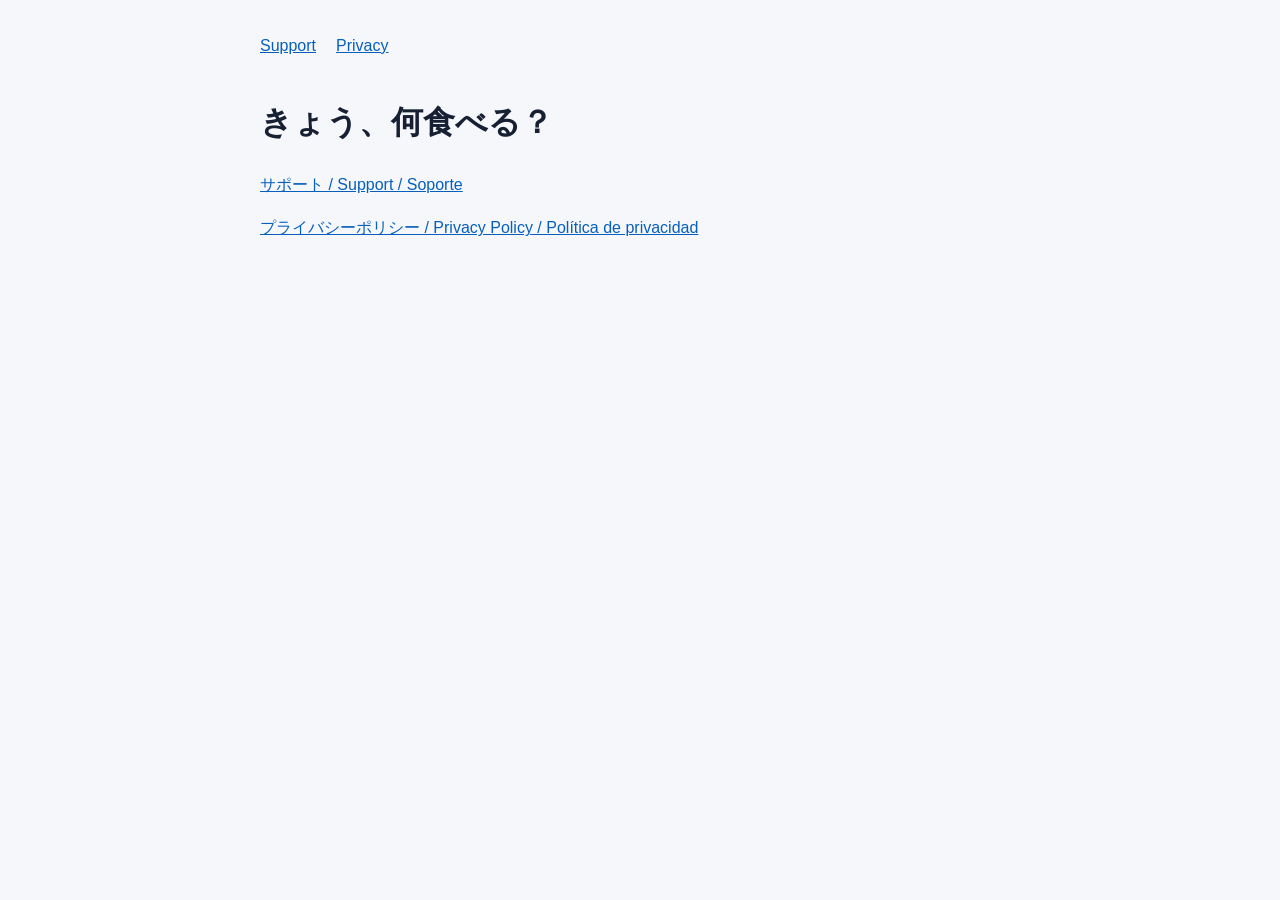
<file: index.html>
<!doctype html>
<html lang="ja"><head><meta charset="utf-8"><meta name="viewport" content="width=device-width,initial-scale=1"><title>きょう、何食べる？</title><link rel="stylesheet" href="styles.css"></head><body><main><nav><a href="support.html">Support</a><a href="privacy.html">Privacy</a></nav><h1>きょう、何食べる？</h1><p><a href="support.html">サポート / Support / Soporte</a></p><p><a href="privacy.html">プライバシーポリシー / Privacy Policy / Política de privacidad</a></p></main></body></html>
</file>
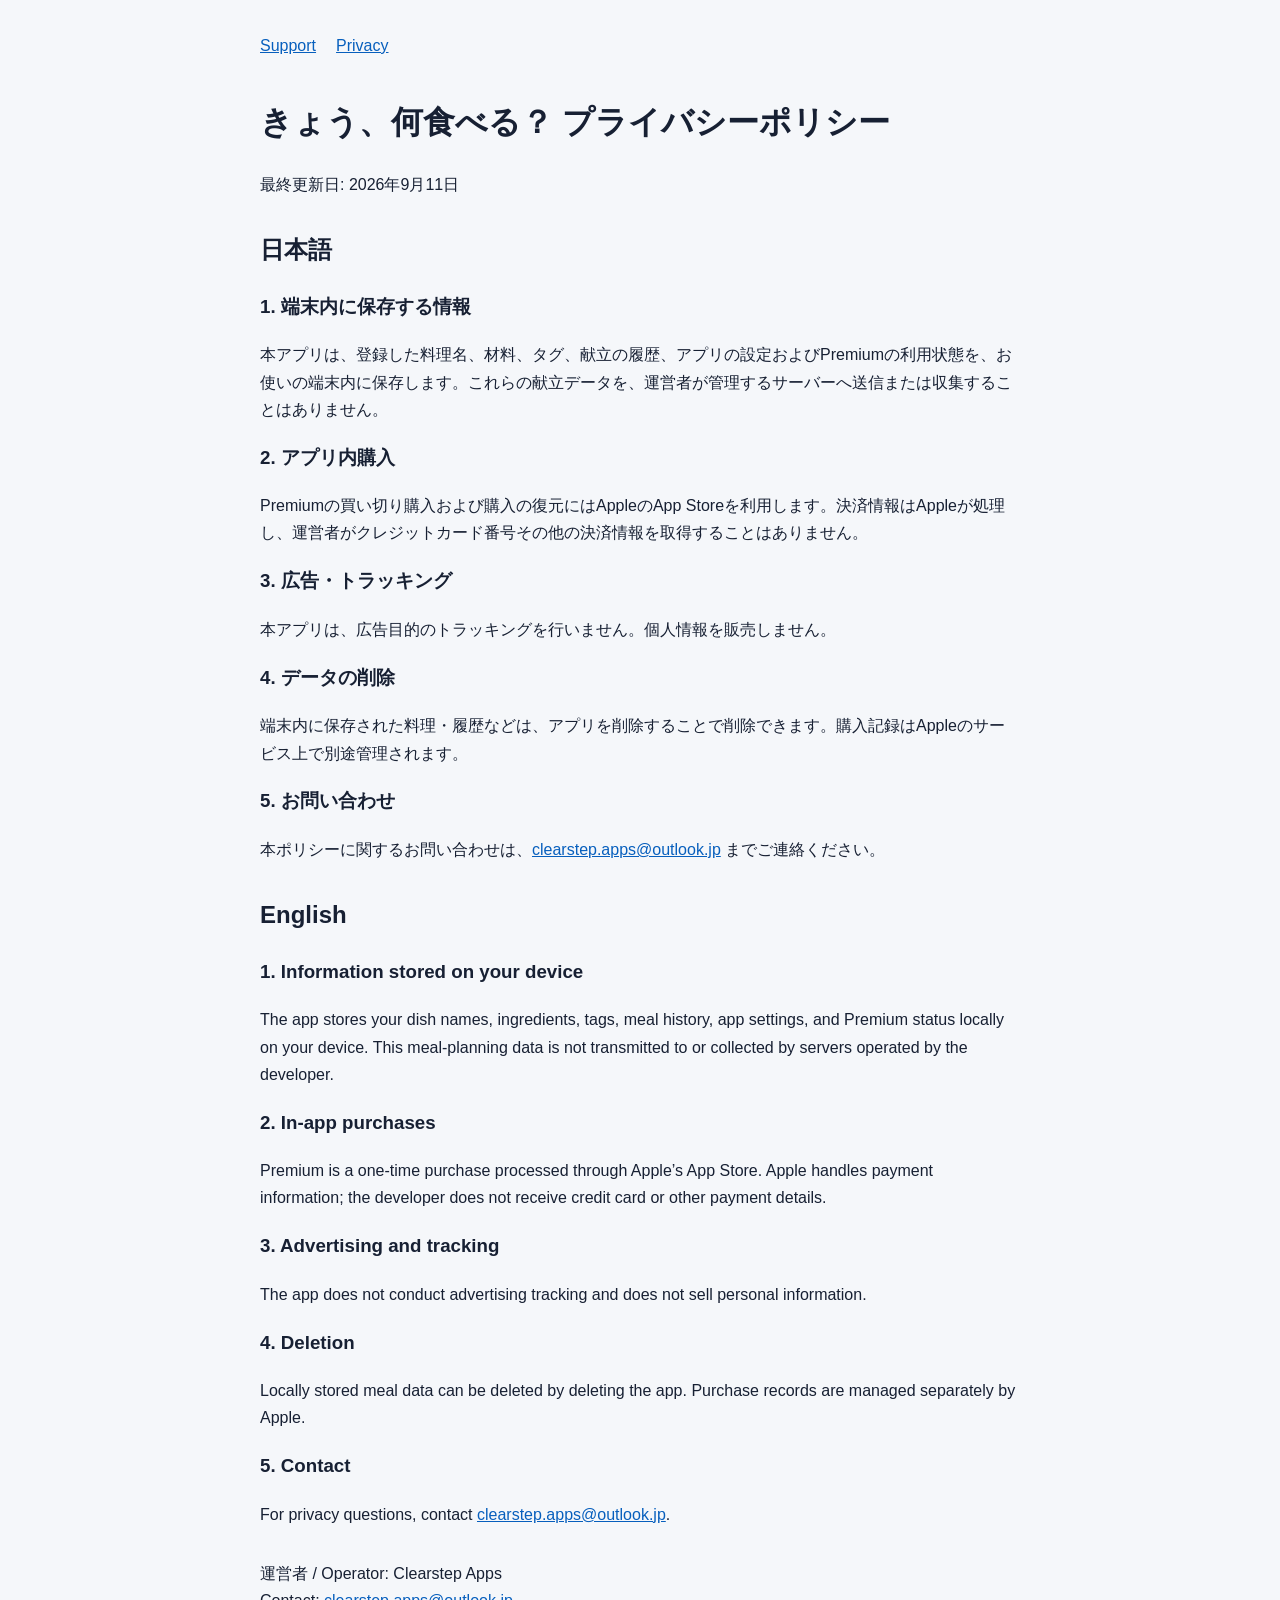
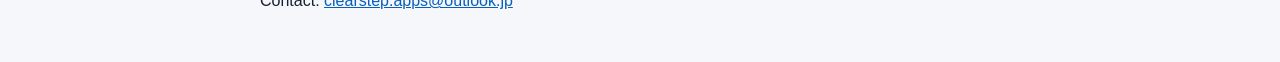
<file: privacy.html>
<!doctype html>
<html lang="ja">
<head>
  <meta charset="utf-8">
  <meta name="viewport" content="width=device-width,initial-scale=1">
  <title>きょう、何食べる？ プライバシーポリシー</title>
  <link rel="stylesheet" href="styles.css">
</head>
<body>
  <main>
    <nav><a href="support.html">Support</a><a href="privacy.html">Privacy</a></nav>
    <h1>きょう、何食べる？ プライバシーポリシー</h1>
    <p>最終更新日: 2026年9月11日</p>
    <section lang="ja">
      <h2>日本語</h2>
      <h3>1. 端末内に保存する情報</h3>
      <p>本アプリは、登録した料理名、材料、タグ、献立の履歴、アプリの設定およびPremiumの利用状態を、お使いの端末内に保存します。これらの献立データを、運営者が管理するサーバーへ送信または収集することはありません。</p>
      <h3>2. アプリ内購入</h3>
      <p>Premiumの買い切り購入および購入の復元にはAppleのApp Storeを利用します。決済情報はAppleが処理し、運営者がクレジットカード番号その他の決済情報を取得することはありません。</p>
      <h3>3. 広告・トラッキング</h3>
      <p>本アプリは、広告目的のトラッキングを行いません。個人情報を販売しません。</p>
      <h3>4. データの削除</h3>
      <p>端末内に保存された料理・履歴などは、アプリを削除することで削除できます。購入記録はAppleのサービス上で別途管理されます。</p>
      <h3>5. お問い合わせ</h3>
      <p>本ポリシーに関するお問い合わせは、<a href="mailto:clearstep.apps@outlook.jp">clearstep.apps@outlook.jp</a> までご連絡ください。</p>
    </section>
    <section lang="en">
      <h2>English</h2>
      <h3>1. Information stored on your device</h3>
      <p>The app stores your dish names, ingredients, tags, meal history, app settings, and Premium status locally on your device. This meal-planning data is not transmitted to or collected by servers operated by the developer.</p>
      <h3>2. In-app purchases</h3>
      <p>Premium is a one-time purchase processed through Apple’s App Store. Apple handles payment information; the developer does not receive credit card or other payment details.</p>
      <h3>3. Advertising and tracking</h3>
      <p>The app does not conduct advertising tracking and does not sell personal information.</p>
      <h3>4. Deletion</h3>
      <p>Locally stored meal data can be deleted by deleting the app. Purchase records are managed separately by Apple.</p>
      <h3>5. Contact</h3>
      <p>For privacy questions, contact <a href="mailto:clearstep.apps@outlook.jp">clearstep.apps@outlook.jp</a>.</p>
    </section>
    <p>運営者 / Operator: Clearstep Apps<br>Contact: <a href="mailto:clearstep.apps@outlook.jp">clearstep.apps@outlook.jp</a></p>
  </main>
</body>
</html>
</file>
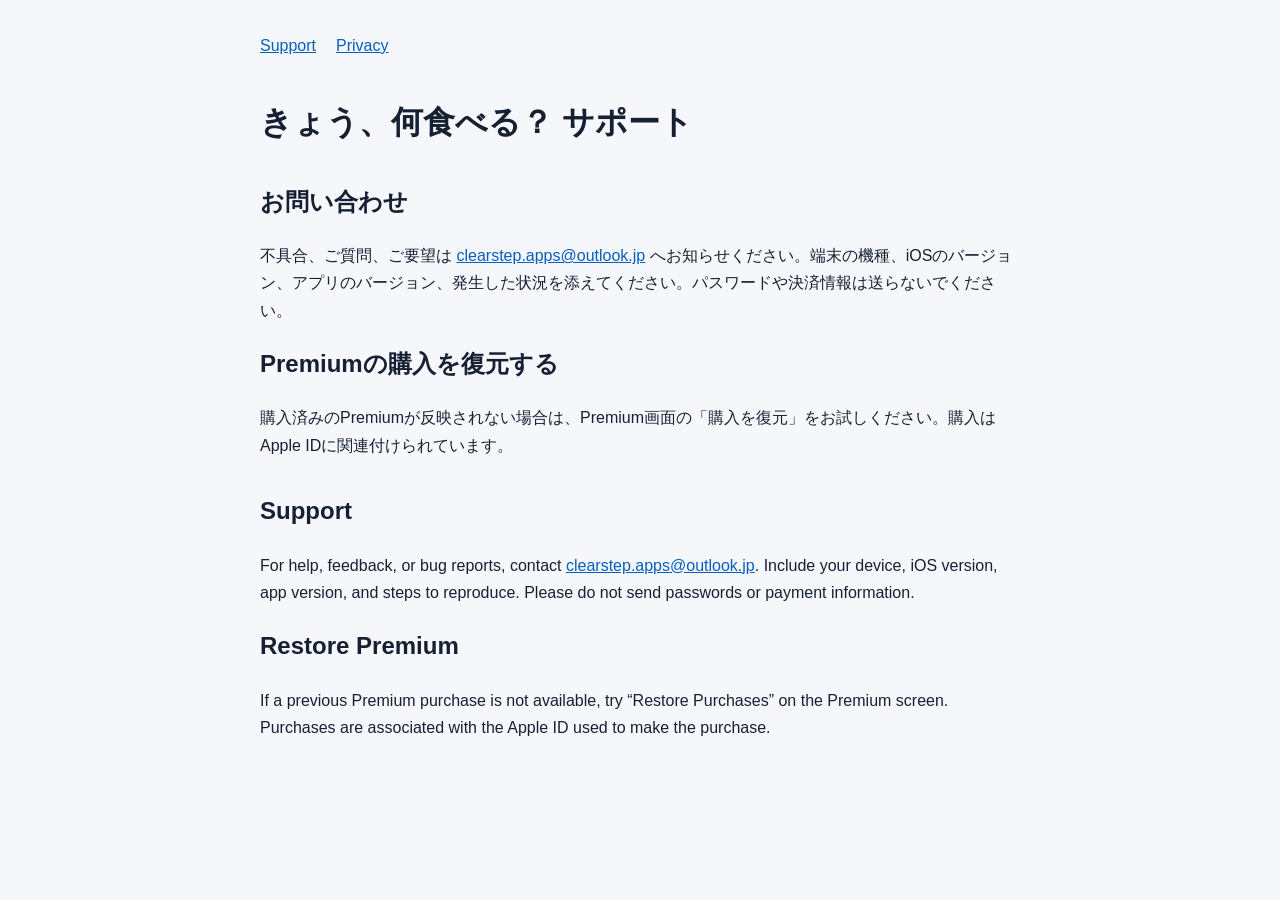
<file: support.html>
<!doctype html>
<html lang="ja">
<head>
  <meta charset="utf-8">
  <meta name="viewport" content="width=device-width,initial-scale=1">
  <title>きょう、何食べる？ サポート</title>
  <link rel="stylesheet" href="styles.css">
</head>
<body>
  <main>
    <nav><a href="support.html">Support</a><a href="privacy.html">Privacy</a></nav>
    <h1>きょう、何食べる？ サポート</h1>
    <section lang="ja">
      <h2>お問い合わせ</h2>
      <p>不具合、ご質問、ご要望は <a href="mailto:clearstep.apps@outlook.jp">clearstep.apps@outlook.jp</a> へお知らせください。端末の機種、iOSのバージョン、アプリのバージョン、発生した状況を添えてください。パスワードや決済情報は送らないでください。</p>
      <h2>Premiumの購入を復元する</h2>
      <p>購入済みのPremiumが反映されない場合は、Premium画面の「購入を復元」をお試しください。購入はApple IDに関連付けられています。</p>
    </section>
    <section lang="en">
      <h2>Support</h2>
      <p>For help, feedback, or bug reports, contact <a href="mailto:clearstep.apps@outlook.jp">clearstep.apps@outlook.jp</a>. Include your device, iOS version, app version, and steps to reproduce. Please do not send passwords or payment information.</p>
      <h2>Restore Premium</h2>
      <p>If a previous Premium purchase is not available, try “Restore Purchases” on the Premium screen. Purchases are associated with the Apple ID used to make the purchase.</p>
    </section>
  </main>
</body>
</html>
</file>
<file: styles.css>
:root{color-scheme:light dark}body{font-family:-apple-system,BlinkMacSystemFont,"Segoe UI",sans-serif;line-height:1.7;margin:0;background:#f5f7fa;color:#172033}main{max-width:760px;margin:auto;padding:32px 20px}nav{display:flex;gap:20px;margin-bottom:36px}section{margin:32px 0}a{color:#075fbd}@media(prefers-color-scheme:dark){body{background:#111827;color:#f3f4f6}a{color:#7db9ff}}
</file>
